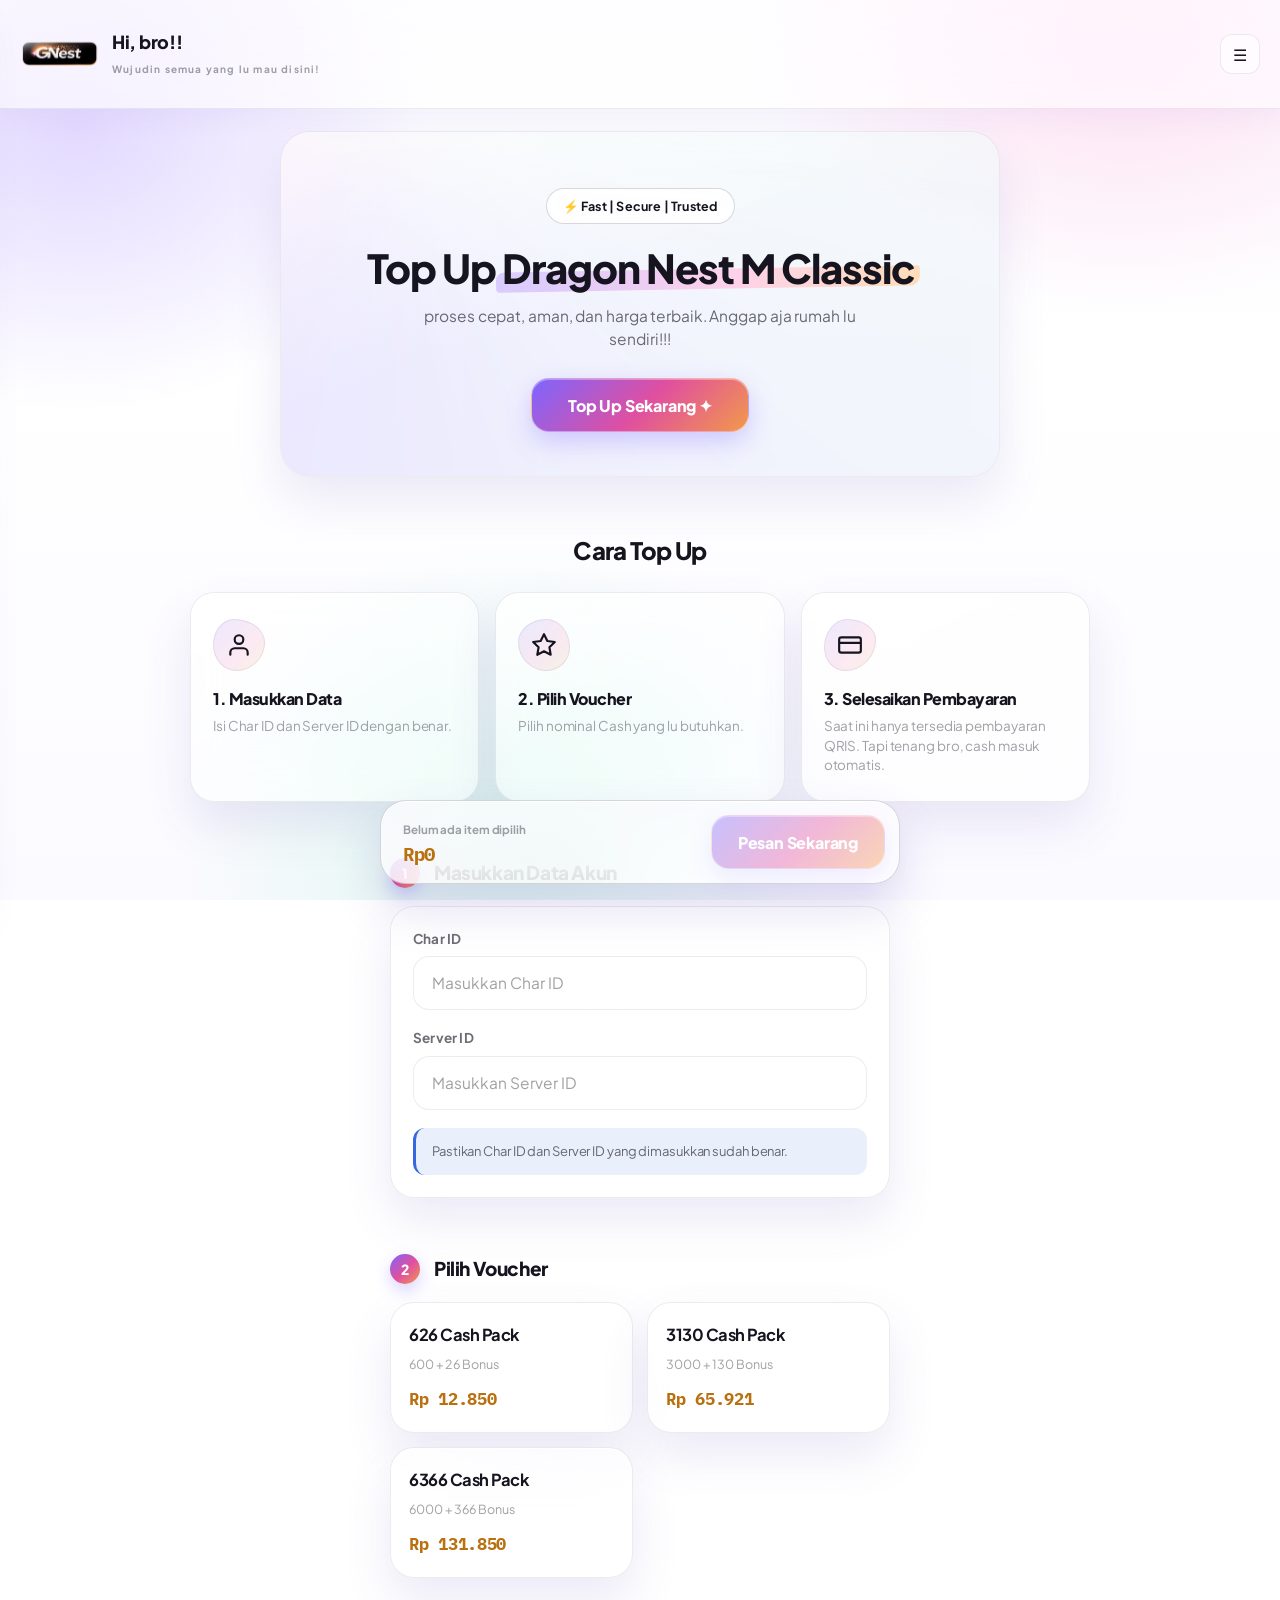
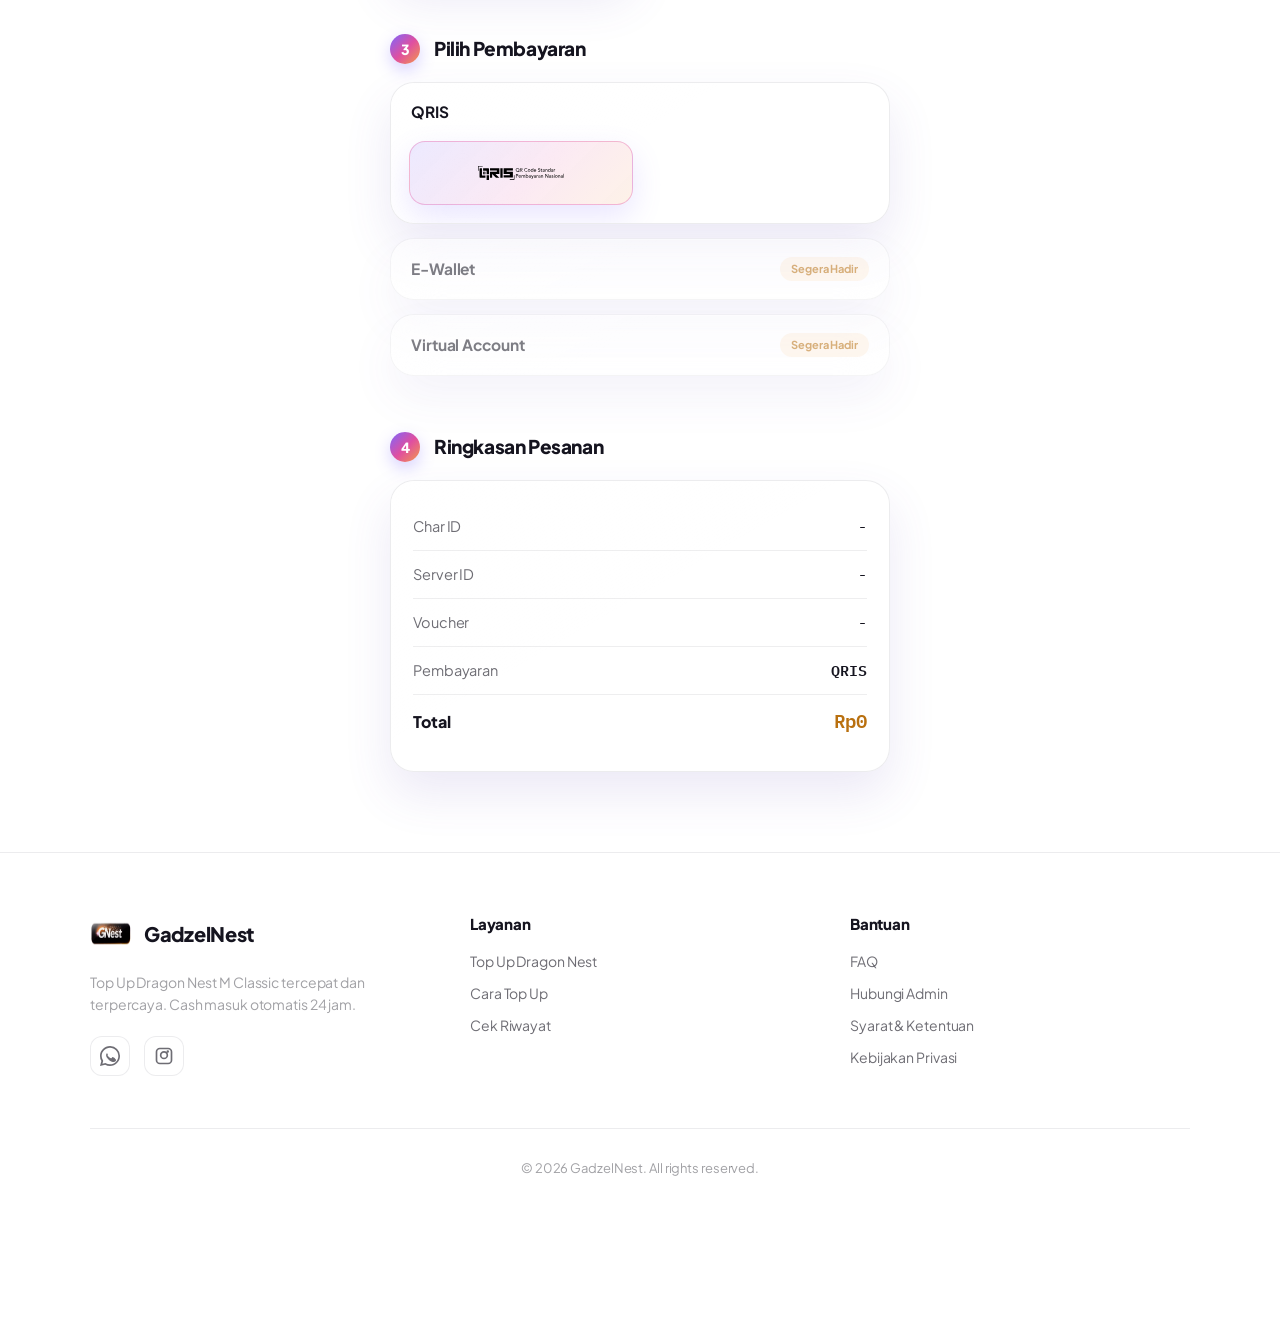
<file: index.html>
<!DOCTYPE html>
<html lang="id">
    <head>
        <meta charset="UTF-8">
        <meta name="viewport" content="width=device-width, initial-scale=1.0, viewport-fit=cover">
        <meta name="theme-color" content="#f6f5fb">
        <meta name="apple-mobile-web-app-capable" content="yes">
        <meta name="apple-mobile-web-app-status-bar-style" content="default">
        <title>GadzelNest — Top Up Dragon Nest M Classic</title>
        <link rel="apple-touch-icon" href="assets/images/gnest.gif">
        <link rel="icon" href="assets/images/gnest.gif">
        <link rel="stylesheet" href="assets/css/style.css">
        <link rel="preconnect" href="https://fonts.googleapis.com">
        <link rel="preconnect" href="https://fonts.gstatic.com" crossorigin>
        
        <link href="https://fonts.googleapis.com/css2?family=Plus+Jakarta+Sans:wght@400;500;600;700;800&family=IBM+Plex+Mono:wght@500;600;700&display=swap" rel="stylesheet">
    </head>
    
    <body>
        <div class="bg-mesh"></div>
        <!-- NAVBAR -->
        <nav class="navbar">
            <div class="logo">
                <img src="assets/images/gnest.gif" alt="GadzelNest Logo">
                <div class="logo-text">
                    <h2>Hi, bro!!</h2>
                    <span>Wujudin semua yang lu mau disini!</span>
                </div>
            </div>
            <button class="menu-btn" id="menuBtn"> ☰ </button>
        </nav>
        
        <!-- Overlay -->
        <div class="menu-overlay" id="menuOverlay"></div>
        
        <!-- Burger Menu -->
        <aside class="side-menu" id="sideMenu">
            <div class="menu-header">
                <img src="assets/images/gnest.gif" alt="logo">       
                <div>
                    <h3>GNest</h3>
                    <span>Fast • Secure • Trusted</span>
                </div>
            </div>
            <nav>
                <a href="#">
                    <svg viewBox="0 0 24 24" fill="none">
                        <path d="M3 10L12 3L21 10V20H3V10Z"
                        stroke="currentColor"
                        stroke-width="2"
                        stroke-linejoin="round"/>
                    </svg>
        
                    Beranda
                </a>
        
                <a href="#cara">
                    <svg viewBox="0 0 24 24" fill="none">
                        <path d="M8 12L11 15L16 9"
                        stroke="currentColor"
                        stroke-width="2"
                        stroke-linecap="round"/>
                        <circle cx="12" cy="12" r="9"
                        stroke="currentColor"
                        stroke-width="2"/>
                    </svg>
        
                    Cara Top Up
                </a>
        
                <a href="#">
                    <svg viewBox="0 0 24 24" fill="none">
                        <path d="M4 6H20V18H4V6Z"
                        stroke="currentColor"
                        stroke-width="2"/>
                        <path d="M8 10H16"
                        stroke="currentColor"
                        stroke-width="2"/>
                    </svg>
        
                    Riwayat Pesanan
                </a>
        
                <a href="#">
                    <svg viewBox="0 0 24 24" fill="none">
                        <circle cx="12" cy="12" r="9"
                        stroke="currentColor"
                        stroke-width="2"/>
                        <path d="M12 8V13"
                        stroke="currentColor"
                        stroke-width="2"/>
                        <circle cx="12" cy="17" r="1"
                        fill="currentColor"/>
                    </svg>
        
                    FAQ
                </a>
        
                <a href="#">
                    <svg viewBox="0 0 24 24" fill="none">
                        <path d="M4 5H20V15H6L4 17V5Z"
                        stroke="currentColor"
                        stroke-width="2"/>
                    </svg>
        
                    Hubungi Admin
                </a>
        
                <a href="#">
                    <svg viewBox="0 0 24 24" fill="none">
                        <path d="M12 3L14.5 8.5L20 9.3L16 13.3L17 19L12 16L7 19L8 13.3L4 9.3L9.5 8.5L12 3Z"
                        stroke="currentColor"
                        stroke-width="2"/>
                    </svg>
        
                    Tentang GNest
                </a>
        
            </nav>
        
        </aside>
                
        <!-- HERO -->
        <section class="hero">
            <span class="badge">
                ⚡ Fast | Secure | Trusted
            </span>
        
            <h1>
                Top Up <span class="highlight">Dragon Nest M Classic</span>
            </h1>
        
            <p>
                proses cepat, aman, dan harga terbaik. Anggap aja rumah lu sendiri!!!
            </p>
        
            <button
                class="hero-btn"
                onclick="scrollToTopup()">
                Top Up Sekarang ✦
            </button>
        
        </section>
        
        <!-- STEPS -->
        <section class="steps-section" id="cara">
            <h2>Cara Top Up</h2>
            <div class="steps-grid">
                <!-- 1. Masukkan Data -->
                <div class="step-card">
                    <div class="step-icon">
                        <svg viewBox="0 0 24 24" fill="none">
                            <path d="M20 21V19C20 16.7909 18.2091 15 16 15H8C5.79086 15 4 16.7909 4 19V21" stroke="currentColor" stroke-width="2" stroke-linecap="round"/>
                            <circle cx="12" cy="7" r="4" stroke="currentColor" stroke-width="2"/>
                        </svg>
                    </div>
                    <h3>1. Masukkan Data</h3>
                    <p>Isi Char ID dan Server ID dengan benar.</p>
                </div>
        
                <!-- 2. Pilih Voucher -->
                <div class="step-card">
                    <div class="step-icon">
                        <svg viewBox="0 0 24 24" fill="none">
                            <path d="M12 2L15.09 8.26L22 9.27L17 14.14L18.18 21.02L12 17.77L5.82 21.02L7 14.14L2 9.27L8.91 8.26L12 2Z" stroke="currentColor" stroke-width="2" stroke-linejoin="round"/>
                        </svg>
                    </div>
                    <h3>2. Pilih Voucher</h3>
                    <p>Pilih nominal Cash yang lu butuhkan.</p>
                </div>
        
                <!-- 3. Selesaikan Pembayaran -->
                <div class="step-card">
                    <div class="step-icon">
                        <svg viewBox="0 0 24 24" fill="none">
                            <rect x="2" y="5" width="20" height="14" rx="2" stroke="currentColor" stroke-width="2"/>
                            <path d="M2 10H22" stroke="currentColor" stroke-width="2"/>
                        </svg>
                    </div>
                    <h3>3. Selesaikan Pembayaran</h3>
                    <p>Saat ini hanya tersedia pembayaran QRIS. Tapi tenang bro, cash masuk otomatis.</p>
                </div>
            </div>
        </section>
        
        <!-- ACCOUNT -->
        <section class="account-section">
            <div class="section-title">
                <div class="step-number">1</div>
                <h2>Masukkan Data Akun</h2>
            </div>
        
            <div class="account-card">
                <div class="input-group">
                    <label>Char ID</label>
                    <input id="charId" type="text" placeholder="Masukkan Char ID">
                </div>
        
                <div class="input-group">
                    <label>Server ID</label>
                    <input id="serverId" type="text" placeholder="Masukkan Server ID">
                </div>
        
                <div class="info-box">
                    Pastikan Char ID dan Server ID yang dimasukkan sudah benar.
                </div>
        
            </div>
        
        </section>
        
        <!-- VOUCHER -->
        <section class="voucher-section">
            <div class="section-title">
        
                <div class="step-number">2</div>
        
                <h2>Pilih Voucher</h2>
        
            </div>
        
            <div class="voucher-grid" id="voucherGrid"></div>
        
        </section>
        
        <!-- PAYMENT -->
        <section class="payment-section">

            <div class="section-title">
                <div class="step-number">3</div>
                <h2>Pilih Pembayaran</h2>
            </div>
        
            <!-- QRIS -->
            <div class="payment-group active">
        
                <div class="payment-header">
                    <span>QRIS</span>
                </div>
        
                <div class="payment-grid">
                    <div class="payment-card active">
                        <img src="assets/images/qris.svg" alt="QRIS">
                    </div>
                </div>
        
            </div>
        
            <!-- Soon -->
            <div class="payment-group disabled">
        
                <div class="payment-header">
                    <span>E-Wallet</span>
                    <small>Segera Hadir</small>
                </div>
        
            </div>
        
            <div class="payment-group disabled">
        
                <div class="payment-header">
                    <span>Virtual Account</span>
                    <small>Segera Hadir</small>
                </div>
        
            </div>
        
        </section>
        
        <!-- ORDER SUMMARY -->
        <section class="summary-section">
        
            <div class="section-title">
        
                <div class="step-number">4</div>
        
                <h2>Ringkasan Pesanan</h2>
        
            </div>
        
            <div class="summary-card">
        
                <div class="summary-row">
                    <span>Char ID</span>
                    <strong id="summary-char">-</strong>
                </div>
        
                <div class="summary-row">
                    <span>Server ID</span>
                    <strong id="summary-server">-</strong>
                </div>
        
                <div class="summary-row">
                    <span>Voucher</span>
                    <strong id="summary-voucher">-</strong>
                </div>
                
                <div class="summary-row">
                    <span>Pembayaran</span>
                    <strong id="summary-payment">-</strong>
                </div>
        
                <div class="summary-row total">
                    <span>Total</span>
                    <strong id="summary-total">Rp0</strong>
                </div>
        
            </div>
        
        </section>
        
        <!-- CHECKOUT -->
        <div class="checkout-bar">

            <div>
                <small id="checkout-name">Belum ada item dipilih</small>
                <h3 id="checkout-price">Rp0</h3>
            </div>
        
            <button id="checkoutBtn" disabled>
            Pesan Sekarang
            </button>
        
        </div>
        
        <!-- ORDER -->
        <div class="modal" id="orderModal">

            <div class="modal-content">
        
                <h2>Konfirmasi Pesanan</h2>
        
                <div class="modal-row">
                    <span>Char ID</span>
                    <strong id="modal-char"></strong>
                </div>
        
                <div class="modal-row">
                    <span>Server ID</span>
                    <strong id="modal-server"></strong>
                </div>
        
                <div class="modal-row">
                    <span>Voucher</span>
                    <strong id="modal-voucher"></strong>
                </div>
        
                <div class="modal-row">
                    <span>Pembayaran</span>
                    <strong id="modal-payment"></strong>
                </div>
        
                <div class="modal-row total">
                    <span>Total</span>
                    <strong id="modal-total"></strong>
                </div>
        
                <div class="modal-buttons">
        
                    <button id="closeModal">
                        Batal
                    </button>
        
                    <button id="continueBtn">
                        Lanjut Bayar
                    </button>
        
                </div>
        
            </div>
        
        </div>
        
        <div id="toast" class="toast">
            <span id="toast-message"></span>
        </div>
        
        <!-- FOOTER -->
        <footer class="footer">
            <div class="footer-container">
                
                <!-- Kolom 1: Brand -->
                <div class="footer-col">
                    <div class="footer-logo">
                        <img src="assets/images/gnest.gif" alt="GadzelNest">
                        <h3>GadzelNest</h3>
                    </div>
                    <p>Top Up Dragon Nest M Classic tercepat dan terpercaya. Cash masuk otomatis 24 jam.</p>
                    <div class="footer-social">
                        <a href="#" aria-label="WhatsApp">
                            <svg viewBox="0 0 24 24" fill="currentColor"><path d="M20.52 3.45A11.9 11.9 0 0 0 12 0C5.37 0 0 5.37 0 12a11.9 11.9 0 0 0 1.62 6L0 24l6.18-1.6A11.9 11.9 0 0 0 12 24c6.63 0 12-5.37 12-12a11.9 11.9 0 0 0-3.48-8.55ZM12 22a9.9 9.9 0 0 1-5.05-1.39l-.36-.22-3.66.96.97-3.57-.24-.37A9.9 9.9 0 0 1 2 12c0-5.52 4.48-10 10-10s10 4.48 10 10-4.48 10-10 10Z"/><path d="M17.5 14.3c-.3-.15-1.8-.9-2.08-1s-.48-.15-.68.15-.8 1-.98 1.2-.35.17-.65.05a8.2 8.2 0 0 1-2.4-1.5 8.9 8.9 0 0 1-1.65-2.05c-.18-.3 0-.46.13-.6a.8.8 0 0 0 .2-.5.5.5 0 0 0-.1-.4c-.1-.3-.68-.8-.93-1.05s-.5-.2-.7-.2H9.1c-.2 0-.5.07-.77.35-.26.3-1.02 1-1.02 2.4s1.04 2.8 1.18 3c.15.2 2.05 3.15 4.96 4.4.7.3 1.25.5 1.68.6.7.2 1.35.2 1.85.1.56-.1 1.8-.75 2.05-1.48s.25-1.35.18-1.48c-.07-.15-.27-.25-.57-.4Z"/></svg>
                        </a>
                        <a href="#" aria-label="Instagram">
                            <svg viewBox="0 0 24 24" fill="currentColor"><path d="M7 2h10a5 5 0 0 1 5 5v10a5 5 0 0 1-5 5H7a5 5 0 0 1-5-5V7a5 5 0 0 1 5-5Zm0 2a3 3 0 0 0-3 3v10a3 3 0 0 0 3 3h10a3 3 0 0 0 3-3V7a3 3 0 0 0-3-3H7Zm5 2a5 5 0 1 1 0 10 5 5 0 0 1 0-10Zm0 2a3 3 0 1 0 0 6 3 3 0 0 0 0-6Zm4.5-3a1.5 1.5 0 1 1 0 3 1.5 1.5 0 0 1 0-3Z"/></svg>
                        </a>
                    </div>
                </div>
        
                <!-- Kolom 2: Layanan -->
                <div class="footer-col">
                    <h4>Layanan</h4>
                    <a href="#">Top Up Dragon Nest</a>
                    <a href="#">Cara Top Up</a>
                    <a href="#">Cek Riwayat</a>
                </div>
        
                <!-- Kolom 3: Bantuan -->
                <div class="footer-col">
                    <h4>Bantuan</h4>
                    <a href="#">FAQ</a>
                    <a href="#">Hubungi Admin</a>
                    <a href="#">Syarat & Ketentuan</a>
                    <a href="#">Kebijakan Privasi</a>
                </div>
        
            </div>
        
            <div class="footer-bottom">
                <p>© 2026 GadzelNest. All rights reserved.</p>
            </div>
        </footer>
        
        <script src="assets/js/toast.js"></script>
        <script src="assets/js/validation.js"></script>
        <script src="assets/js/voucher.js"></script>
        <script src="assets/js/utils.js"></script>
        <script src="assets/js/script.js"></script>
        <script src="assets/js/products.js"></script>
    
    </body>
</html>
</file>
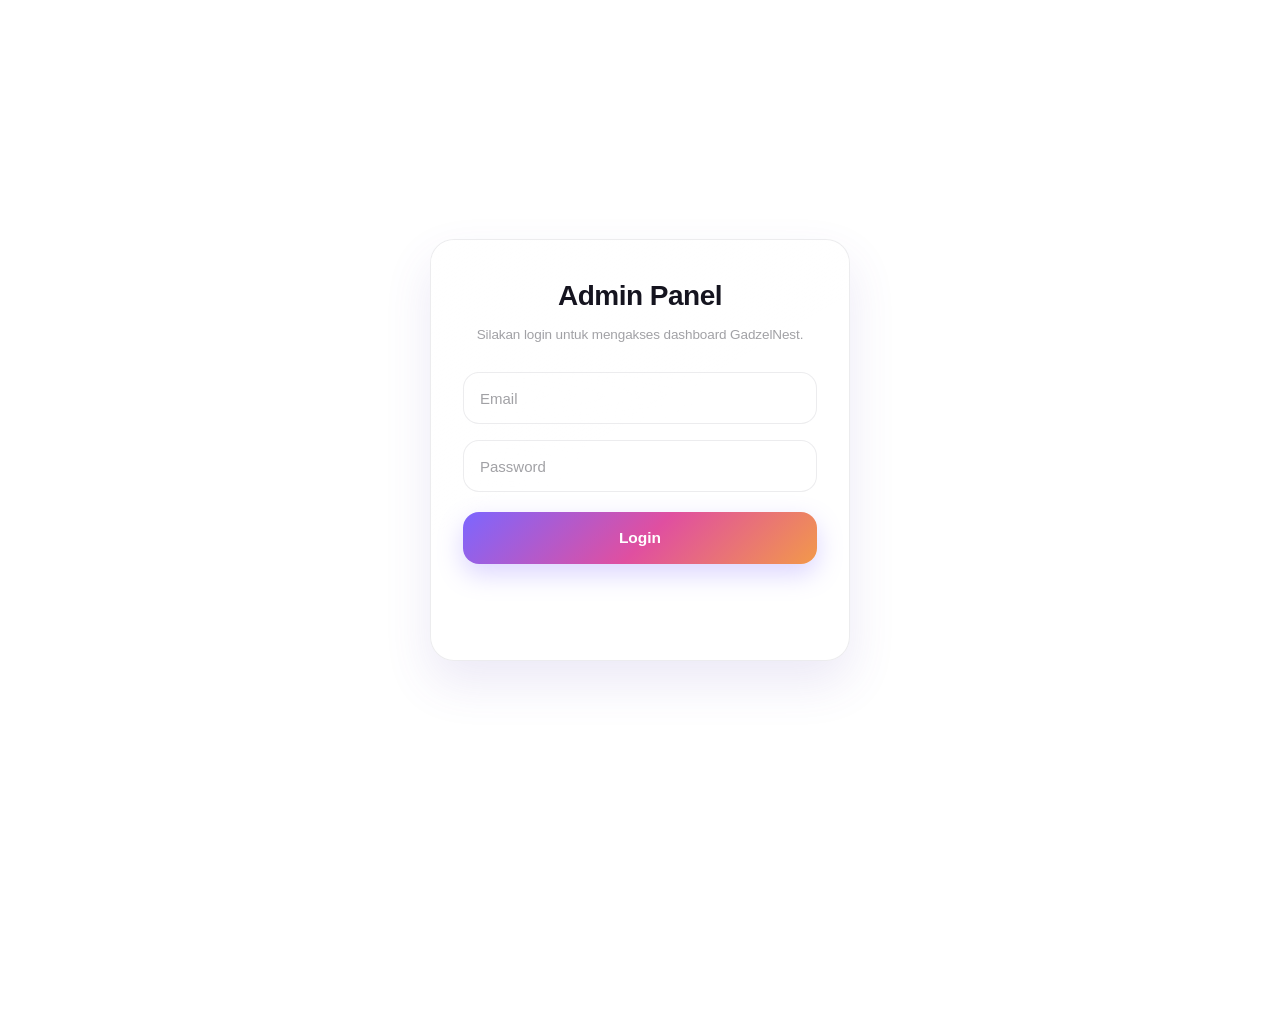
<file: admin/admin.html>
<!DOCTYPE html>
<html lang="id">
<head>
    <meta charset="UTF-8">
    <meta name="viewport" content="width=device-width, initial-scale=1.0">
    <title>Admin - GadzelNest</title>
    <link rel="stylesheet" href="../assets/css/style.css">
</head>

<body>

<section class="admin-page">

    <div class="admin-header">
    
        <div>
            <h1>Dashboard Admin</h1>
            <p>GadzelNest Order Monitoring</p>
        </div>
    
        <button id="logoutBtn" class="logout-btn">
            Logout
        </button>
    
    </div>
    
    <div class="stats-grid">
    
        <div class="stat-card">
            <span>Total Order</span>
            <h2 id="totalOrder">0</h2>
        </div>
    
        <div class="stat-card pending-card">
            <span>Pending</span>
            <h2 id="pendingOrder">0</h2>
        </div>
    
        <div class="stat-card paid-card">
            <span>Paid</span>
            <h2 id="paidOrder">0</h2>
        </div>
    
        <div class="stat-card expired-card">
            <span>Expired</span>
            <h2 id="expiredOrder">0</h2>
        </div>
    
    </div>
    
    <div class="admin-tools">
    
        <input
            id="search"
            type="text"
            placeholder="Cari Order ID..."
        >
    
    </div>
    
    <div id="orderList"></div>

</section>

<script src="../assets/js/admin.js"></script>

</body>
</html>
</file>
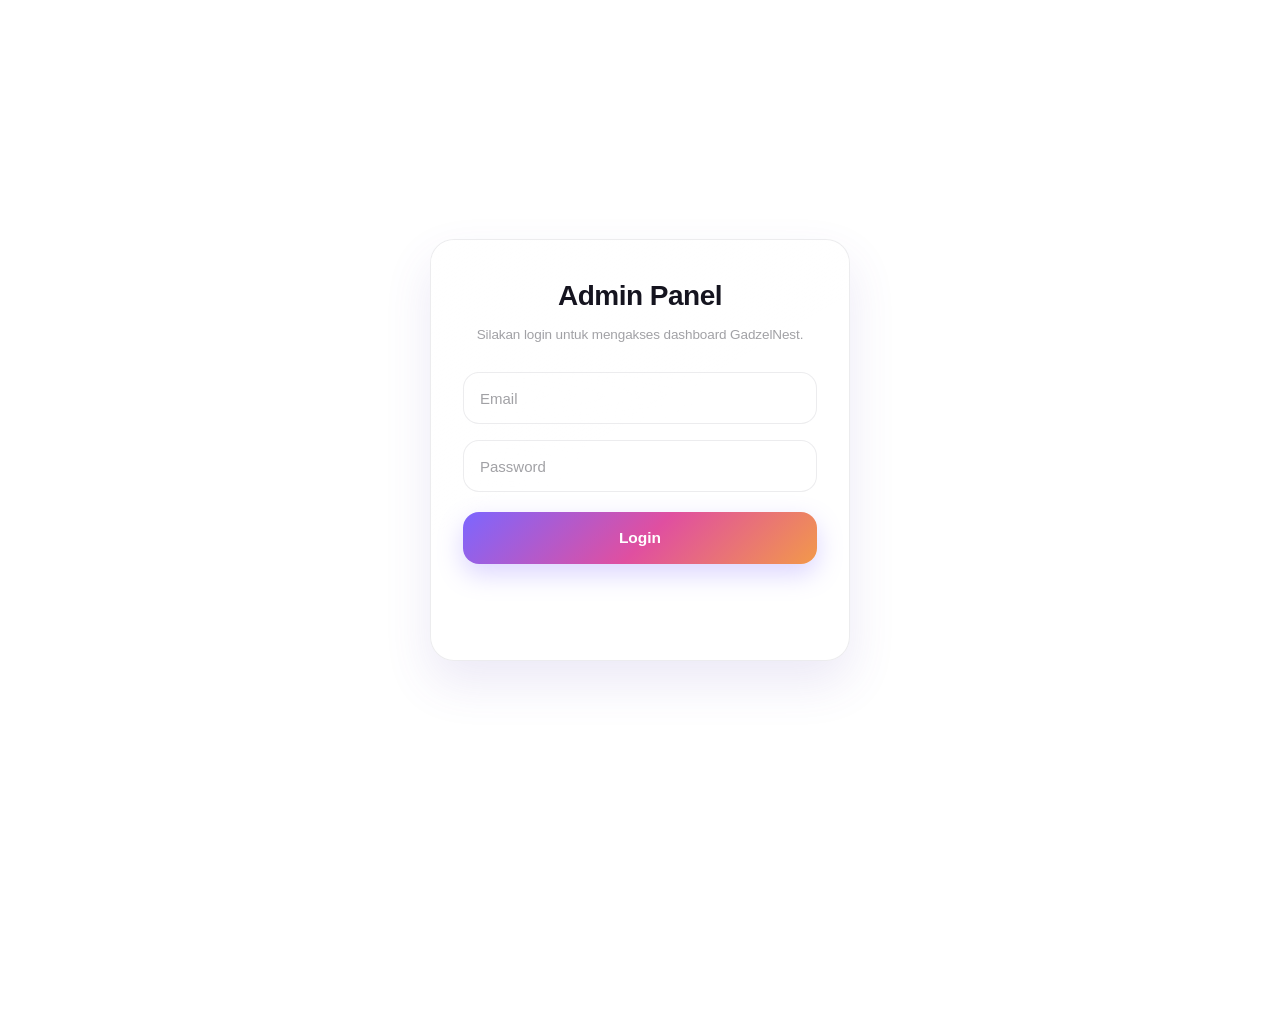
<file: admin/login.html>
<!DOCTYPE html>
<html lang="id">
<head>
    <meta charset="UTF-8">
    <meta name="viewport" content="width=device-width, initial-scale=1.0">
    <title>Admin Login</title>

    <link rel="stylesheet" href="../assets/css/style.css">
</head>

<body>

<section class="login-page">

    <div class="glass-card login-card">

        <h1>Admin Panel</h1>
        <p>Silakan login untuk mengakses dashboard GadzelNest.</p>

        <form id="loginForm">

            <input
                type="email"
                id="email"
                placeholder="Email"
                required
            >

            <input
                type="password"
                id="password"
                placeholder="Password"
                required
            >

            <button
                type="submit"
                class="login-btn"
            >
                Login
            </button>

        </form>

        <p id="msg"></p>

    </div>

</section>

<script src="../assets/js/login.js"></script>

</body>
</html>
</file>
<file: assets/css/style.css>
/* ==========================================================
   GadzelNest — iOS Glass / "Opal Dragon Egg" design system
   (light, pearlescent gradient theme)
========================================================== */

*{
    margin:0;
    padding:0;
    box-sizing:border-box;
    font-family:var(--font-display);
    -webkit-tap-highlight-color:transparent;
}

:root{
    /* ---- palette: "opal dragon egg" (pearlescent light) ---- */
    --bg-0:#f6f5fb;
    --bg-1:#ffffff;
    --pearl-violet:#cdbdff;
    --pearl-mint:#bdf1dd;
    --pearl-peach:#ffd9ad;
    --pearl-pink:#ffcbe8;

    --accent-gradient:linear-gradient(135deg,#7c66ff 0%,#e04fa0 52%,#f2994a 100%);
    --accent-gradient-soft:linear-gradient(135deg,rgba(124,102,255,.14),rgba(224,79,160,.12) 55%,rgba(242,153,74,.13));

    /* ---- glass material (white-on-white, iOS light) ---- */
    --glass:rgba(255,255,255,.58);
    --glass-hover:rgba(255,255,255,.78);
    --glass-active:rgba(255,255,255,.92);
    --glass-border:rgba(20,18,40,.08);
    --glass-border-strong:rgba(20,18,40,.16);

    --glass-shadow:
        0 22px 48px rgba(96,72,180,.12),
        inset 0 1px rgba(255,255,255,.9);

    --blur:24px;
    --blur-strong:36px;

    /* ---- type ---- */
    --font-display:"Plus Jakarta Sans",-apple-system,BlinkMacSystemFont,"SF Pro Display",sans-serif;
    --font-mono:"IBM Plex Mono",ui-monospace,"SF Mono",monospace;

    /* ---- text (dark-on-light) ---- */
    --text:#15141f;
    --text2:rgba(21,20,31,.62);
    --text3:rgba(21,20,31,.40);

    /* ---- functional colors, tuned for contrast on white ---- */
    --gold:#b9700f;
    --gold-soft:rgba(242,153,74,.16);
    --blue:#3568e0;
    --blue-soft:rgba(53,104,224,.10);
    --green:#158a55;
    --green-soft:rgba(21,138,85,.12);
    --red:#d1435a;
    --red-soft:rgba(209,67,90,.12);

    /* ---- radii ---- */
    --r-xl:30px;
    --r-lg:24px;
    --r-md:16px;
    --r-sm:12px;

    /* ---- motion ---- */
    --spring:cubic-bezier(.34,1.56,.64,1);
    --ease:cubic-bezier(.22,1,.36,1);
}

html{
    -webkit-font-smoothing:antialiased;
    scroll-behavior:smooth;
}

body{
    min-height:100vh;
    background:var(--bg-1);
    color:var(--text);
    padding-bottom:calc(120px + env(safe-area-inset-bottom));
    position:relative;
    overflow-x:hidden;
    line-height:1.45;
    letter-spacing:-.1px;
}

/* Ambient pearl mesh — fixed, sits behind everything */
.bg-mesh{
    position:fixed;
    inset:0;
    z-index:-3;
    background:
        radial-gradient(620px 460px at 88% 4%, rgba(255,203,232,.55), transparent 60%),
        radial-gradient(560px 460px at 6% 14%, rgba(205,189,255,.55), transparent 62%),
        radial-gradient(560px 480px at 40% 92%, rgba(189,241,221,.5), transparent 60%),
        linear-gradient(180deg,#fbfaff 0%,#ffffff 40%,#fbfaff 100%);
}

a{color:inherit;text-decoration:none;}

h1,h2,h3{font-weight:800;letter-spacing:-.5px;color:var(--text);}

button{
    font-family:inherit;
    border:none;
    cursor:pointer;
    color:inherit;
}

/* ==========================
   GLASS MATERIAL (shared)
========================== */
.account-card,
.summary-card,
.payment-group,
.payment-card,
.voucher-card,
.step-card,
.modal-content,
.invoice-card,
.payment-box,
.login-card,
.order-card,
.stat-card{
    background:var(--glass);
    backdrop-filter:blur(var(--blur)) saturate(160%);
    -webkit-backdrop-filter:blur(var(--blur)) saturate(160%);
    border:1px solid var(--glass-border);
    border-radius:var(--r-lg);
    box-shadow:var(--glass-shadow);
    position:relative;
    overflow:hidden;
    isolation:isolate;
}

.account-card::before,
.summary-card::before,
.payment-group::before,
.voucher-card::before,
.step-card::before,
.modal-content::before,
.invoice-card::before,
.payment-box::before,
.login-card::before,
.order-card::before,
.stat-card::before{
    content:"";
    position:absolute;
    inset:0;
    z-index:-1;
    background:linear-gradient(150deg,rgba(255,255,255,.65),transparent 45%);
    pointer-events:none;
}

/* ==========================
   NAVBAR — iOS large-title bar
========================== */
.navbar{
    height:auto;
    min-height:76px;
    display:flex;
    justify-content:space-between;
    align-items:center;
    padding:calc(14px + env(safe-area-inset-top)) 20px 14px;
    position:sticky;
    top:0;
    background:rgba(255,255,255,.62);
    backdrop-filter:blur(var(--blur-strong)) saturate(160%);
    -webkit-backdrop-filter:blur(var(--blur-strong)) saturate(160%);
    border-bottom:1px solid var(--glass-border);
    box-shadow:0 8px 26px rgba(96,72,180,.06);
    z-index:100;
}

.logo{
    display:flex;
    align-items:center;
    gap:12px;
}

.logo img{
    width:80px;
    height:80px;
    object-fit:contain;
    /*border-radius:12px;
    background:var(--glass-active);
    padding:4px;
    border:1px solid var(--glass-border);*/
}

.logo-text h2{
    font-size:18px;
    margin:0;
    color:var(--text);
    letter-spacing:-.3px;
}

.logo-text span{
    font-size:10px;
    color:var(--text3);
    letter-spacing:1.2px;
    font-weight:700;
}

.menu-btn{
    width:40px;
    height:40px;
    border-radius:var(--r-sm);
    background:var(--glass);
    border:1px solid var(--glass-border);
    color:var(--text);
    font-size:16px;
    display:flex;
    align-items:center;
    justify-content:center;
    transition:background .2s var(--ease),transform .15s var(--spring);
}

.menu-btn:active{transform:scale(.92);background:var(--glass-hover);}

.side-menu{
    position:fixed;
    top:0;
    left:-320px;
    width:290px;
    height:100vh;
    background: var(--glass); 
    backdrop-filter: blur(var(--blur-strong)) saturate(160%);
    -webkit-backdrop-filter: blur(var(--blur-strong)) saturate(160%);
    transition:.35s var(--ease);
    z-index:1200;
    padding:25px;
    border-right:1px solid var(--glass-border); 
    box-shadow: var(--glass-shadow);
}

.side-menu.active{
    left:0;
}

.menu-overlay{
    position:fixed;
    inset:0;
    background:rgba(20,18,40,.25); 
    backdrop-filter: blur(8px);
    opacity:0;
    visibility:hidden;
    transition:.3s;
    z-index:1100;
}

.menu-overlay.active{
    opacity:1;
    visibility:visible;
}

.menu-header{
    display:flex;
    align-items:center;
    gap:15px;
    margin-bottom:35px;
    border-bottom:1px solid var(--glass-border);
    padding-bottom:20px;
}

.menu-header img{
    width:55px;
    height:55px;
}

.menu-header h3{
    font-size:22px;
    color: var(--text); 
}

.menu-header span{
    color: var(--text3); 
    font-size:13px;
}

.side-menu nav{
    display:flex;
    flex-direction:column;
    gap:6px;
}

.side-menu nav a{
    display:flex;
    align-items:center;
    gap:14px;
    color: var(--text); 
    text-decoration:none;
    padding:14px 16px;
    border-radius:14px;
    transition:.25s var(--ease);
    font-weight:600;
}

.side-menu nav a:hover{
    background: var(--glass-hover); 
    color: var(--text);
}

.side-menu nav a.active{
    background: var(--accent-gradient-soft); 
    border: 1px solid rgba(224,79,160,.25);
}

.side-menu svg{
    width:22px;
    height:22px;
    color: var(--text2);
}

/* ==========================
   HERO — featured glass card
========================== */
.hero{
    min-height:auto;
    margin:22px auto 0;
    width:min(94%,720px);
    padding:56px 28px 44px;
    display:flex;
    flex-direction:column;
    justify-content:center;
    align-items:center;
    text-align:center;
    position:relative;
    overflow:hidden;
    border-radius:var(--r-xl);
    background:var(--glass);
    border:1px solid var(--glass-border);
    backdrop-filter:blur(var(--blur)) saturate(160%);
    -webkit-backdrop-filter:blur(var(--blur)) saturate(160%);
    box-shadow:var(--glass-shadow);
    isolation:isolate;
}

/* opal sheen sweep — the signature element */
.hero::before{
    content:"";
    position:absolute;
    inset:-40%;
    background:conic-gradient(
        from 200deg at 30% 20%,
        rgba(124,102,255,.28),
        rgba(224,79,160,.22) 25%,
        rgba(242,153,74,.20) 45%,
        rgba(189,241,221,.24) 65%,
        rgba(124,102,255,.28) 100%
    );
    filter:blur(60px);
    opacity:.55;
    z-index:-1;
    animation:opalDrift 16s linear infinite;
}

.hero::after{
    content:"";
    position:absolute;
    inset:0;
    background:linear-gradient(160deg,rgba(255,255,255,.7),transparent 46%);
    pointer-events:none;
    z-index:-1;
}

@keyframes opalDrift{
    from{transform:rotate(0deg);}
    to{transform:rotate(360deg);}
}

.hero h1{
    font-size:40px;
    line-height:1.18;
    font-weight:800;
    max-width:580px;
    margin-bottom:14px;
    letter-spacing:-1px;
    color:var(--text);
}

.hero h1 .highlight{
    position:relative;
    white-space:nowrap;
    display:inline-block;
}

.hero h1 .highlight::before{
    content:"";
    position:absolute;
    left:-6px;
    right:-6px;
    bottom:2px;
    height:.5em;
    background:linear-gradient(100deg,var(--pearl-violet),var(--pearl-pink) 55%,var(--pearl-peach));
    border-radius:8px 3px 10px 4px;
    transform:rotate(-1deg);
    z-index:-1;
    opacity:.85;
}

@media(max-width:768px){
    .hero{padding:46px 20px 36px;}
    .hero h1{font-size:29px;}
}

.hero p{
    color:var(--text2);
    margin-bottom:28px;
    font-size:15.5px;
    max-width:440px;
}

.hero-btn{
    padding:16px 36px;
    cursor:pointer;
}

.hero-btn:disabled{
    opacity:.45;
    cursor:not-allowed;
}

.badge{
    display:inline-flex;
    align-items:center;
    gap:6px;
    padding:8px 16px;
    border-radius:999px;
    background:var(--glass-active);
    border:1px solid var(--glass-border-strong);
    color:var(--text);
    font-size:12.5px;
    font-weight:700;
    letter-spacing:.2px;
    margin-bottom:20px;
    backdrop-filter:blur(12px);
}

/* ==========================
   SECTION TITLES / STEP NUMBERS
========================== */
.section-title{
    display:flex;
    align-items:center;
    margin-bottom:18px;
    background:none;
    gap:14px;
}

.step-number{
    width:30px;
    height:30px;
    background:var(--accent-gradient);
    color:#fff;
    font-weight:800;
    display:flex;
    align-items:center;
    justify-content:center;
    font-size:14px;
    border-radius:50%;
    box-shadow:0 6px 16px rgba(124,102,255,.3);
    flex-shrink:0;
}

.section-title h2{
    margin-left:0;
    font-size:19px;
    font-weight:800;
    letter-spacing:-.4px;
}

/* ==========================
   ACCOUNT SECTION
========================== */
.account-section{
    width:90%;
    max-width:500px;
}

.account-card{
    padding:22px;
}

.input-group{
    margin-bottom:18px;
}

.input-group:last-of-type{margin-bottom:16px;}

.input-group label{
    display:block;
    margin-bottom:8px;
    font-size:13.5px;
    font-weight:700;
    color:var(--text2);
    letter-spacing:.2px;
}

.input-group input{
    height:54px;
    width:100%;
    padding:0 18px;
    border-radius:var(--r-md);
    background:rgba(255,255,255,.7);
    border:1px solid var(--glass-border);
    backdrop-filter:blur(20px);
    color:var(--text);
    font-size:15.5px;
    font-family:var(--font-mono);
    letter-spacing:.3px;
    transition:.25s var(--ease);
}

.input-group input::placeholder{
    font-family:var(--font-display);
    color:var(--text3);
    letter-spacing:0;
}

.input-group input:focus{
    background:#fff;
    border-color:rgba(53,104,224,.45);
    box-shadow:0 0 0 4px rgba(53,104,224,.12);
    outline:none;
}

.info-box{
    background:var(--blue-soft);
    border-left:3px solid var(--blue);
    padding:14px 16px;
    border-radius:var(--r-sm);
    color:var(--text2);
    font-size:13px;
}

/* ==========================
   VOUCHER
========================== */
.voucher-section{
    width:90%;
    max-width:500px;
}

.voucher-grid{
    display:grid;
    grid-template-columns:repeat(2,1fr);
    gap:14px;
}

.voucher-card{
    padding:20px 18px;
    cursor:pointer;
    transition:transform .22s var(--spring),box-shadow .22s var(--ease),border-color .22s var(--ease);
}

.voucher-card:hover{
    border-color:rgba(53,104,224,.35);
}

.voucher-card h3{
    font-size:16.5px;
    margin-bottom:8px;
    font-weight:700;
}

.voucher-card p{
    color:var(--text3);
    margin-bottom:14px;
    font-size:12.5px;
}

.voucher-card span{
    color:var(--gold);
    font-weight:700;
    font-size:16.5px;
    font-family:var(--font-mono);
    letter-spacing:-.3px;
}

.voucher-card.active{
    background:var(--accent-gradient-soft);
    border:1px solid rgba(224,79,160,.35);
    box-shadow:
        0 0 0 1px rgba(224,79,160,.18),
        0 16px 38px rgba(124,102,255,.18);
}

.voucher-card.active span{color:#a8500c;}

.voucher-card:active{
    transform:scale(.96);
}

/* ==========================
   PAYMENT
========================== */
.payment-section{
    width:90%;
    max-width:500px;
    margin:40px auto;
}

.payment-grid{
    display:grid;
    grid-template-columns:repeat(2,1fr);
    gap:14px;
    padding:0 18px 18px;
}

.payment-card{
    padding:16px;
    text-align:center;
    cursor:pointer;
    transition:transform .22s var(--spring),box-shadow .22s var(--ease),border-color .22s var(--ease);
    font-weight:600;
    display:flex;
    justify-content:center;
    align-items:center;
    height:64px;
    border-radius:var(--r-md);
    background:rgba(255,255,255,.6);
    border:1px solid var(--glass-border);
}

.payment-card:hover{
    border-color:rgba(53,104,224,.35);
}

.payment-card.active{
    background:var(--accent-gradient-soft);
    border:1px solid rgba(224,79,160,.35);
    box-shadow:0 12px 30px rgba(124,102,255,.16);
}

.payment-group{
    margin-bottom:14px;
    overflow:hidden;
    transition:border-color .25s var(--ease);
}

.payment-header{
    display:flex;
    justify-content:space-between;
    align-items:center;
    padding:18px 20px;
    font-weight:700;
    font-size:15.5px;
}

.payment-group.disabled{
    opacity:.55;
}

.payment-group.disabled .payment-header{
    cursor:not-allowed;
}

.payment-header small{
    padding:4px 11px;
    border-radius:20px;
    background:var(--gold-soft);
    color:var(--gold);
    font-size:11px;
    font-weight:700;
}

.payment-card img{
    max-width:86px;
    max-height:36px;
}

/* ==========================
   CHECKOUT BAR
========================== */
.checkout-bar{
    position:fixed;
    left:50%;
    bottom:calc(16px + env(safe-area-inset-bottom));
    transform:translateX(-50%);
    width:92%;
    max-width:520px;
    display:flex;
    justify-content:space-between;
    align-items:center;
    padding:14px 14px 14px 22px;
    border-radius:26px;
    background:rgba(255,255,255,.78);
    backdrop-filter:blur(var(--blur-strong)) saturate(160%);
    -webkit-backdrop-filter:blur(var(--blur-strong)) saturate(160%);
    border:1px solid var(--glass-border-strong);
    box-shadow:
        inset 0 1px rgba(255,255,255,.9),
        0 24px 48px rgba(96,72,180,.18);
    z-index:1000;
}

.checkout-bar small{
    color:var(--text3);
    font-size:11.5px;
    font-weight:700;
}

.checkout-bar h3{
    font-family:var(--font-mono);
    font-size:19px;
    color:var(--gold);
    font-weight:700;
    margin-top:2px;
}

.checkout-bar button{
    padding:14px 26px;
}

/* ==========================
   ORDER SUMMARY
========================== */
.summary-section{
    width:90%;
    max-width:500px;
}

.summary-card{
    padding:22px;
}

.summary-row{
    display:flex;
    justify-content:space-between;
    align-items:center;
    padding:13px 0;
    border-bottom:1px solid rgba(20,18,40,.07);
    font-size:14.5px;
}

.summary-row span{color:var(--text2);}
.summary-row strong{font-family:var(--font-mono);font-weight:600;}

.summary-row:last-child{
    border-bottom:none;
}

.total{
    font-size:19px;
    font-weight:bold;
    color:var(--gold);
}

.total span{color:var(--text);font-weight:800;font-size:16px;}

.checkout-bar button:disabled{
    opacity:.4;
    cursor:not-allowed;
}

/* ==========================
   MODAL
========================== */
.modal{
    position:fixed;
    inset:0;
    background:rgba(30,24,50,.28);
    backdrop-filter:blur(6px);
    display:none;
    justify-content:center;
    align-items:center;
    z-index:999;
    padding:20px;
}

.modal.active{
    display:flex;
    animation:fadeIn .25s var(--ease);
}

@keyframes fadeIn{from{opacity:0;}to{opacity:1;}}

.modal-content{
    width:100%;
    max-width:420px;
    padding:26px;
    background:rgba(255,255,255,.92);
    animation:modalPop .3s var(--spring);
}

@keyframes modalPop{
    from{opacity:0;transform:scale(.92) translateY(10px);}
    to{opacity:1;transform:scale(1) translateY(0);}
}

.modal-row{
    display:flex;
    justify-content:space-between;
    padding:12px 0;
    border-bottom:1px solid rgba(20,18,40,.07);
    font-size:14.5px;
}

.modal-row strong{font-family:var(--font-mono);}

.modal-buttons{
    display:flex;
    gap:12px;
    margin-top:22px;
}

.modal-buttons button{
    flex:1;
    padding:15px;
    border:none;
    border-radius:var(--r-md);
    cursor:pointer;
    font-weight:700;
}

#closeModal{
    background:rgba(20,18,40,.06);
    border:1px solid var(--glass-border);
    color:var(--text);
}

#closeModal:hover{background:rgba(20,18,40,.1);}

/* ==========================
   STEPS SECTION
========================== */
.steps-section{
    width:90%;
    max-width:900px;
    margin:56px auto 20px;
    text-align:center;
}

.steps-section h2{
    font-size:24px;
    letter-spacing:-.6px;
}

.steps-grid{
    display:grid;
    grid-template-columns:repeat(auto-fit,minmax(220px,1fr));
    gap:16px;
    margin-top:24px;
}

.step-card{
    padding:26px 22px;
    text-align:left;
    transition:transform .25s var(--ease),border-color .25s var(--ease);
}

.step-card:hover{
    border-color:rgba(53,104,224,.3);
    transform:translateY(-4px);
}

.step-card h3{font-size:16px;margin-bottom:6px;}
.step-card p{color:var(--text3);font-size:13.5px;}

.step-icon{
    width:52px;
    height:52px;
    display:flex;
    align-items:center;
    justify-content:center;
    font-size:24px;
    margin-bottom:16px;
    border-radius:40% 60% 55% 45%/50% 45% 55% 50%;
    background:var(--accent-gradient-soft);
    border:1px solid var(--glass-border);
}

.step-icon svg{
    width: 26px;
    height: 26px;
    color: var(--text); 
}

.step-card:nth-child(2) .step-icon{border-radius:55% 45% 45% 55%/45% 55% 45% 55%;}
.step-card:nth-child(3) .step-icon{border-radius:45% 55% 60% 40%/55% 40% 60% 45%;}

/* ==========================
   TOAST
========================== */
.toast{
    position:fixed;
    top:calc(16px + env(safe-area-inset-top));
    left:50%;
    transform:translateX(-50%) translateY(-40px);
    background:rgba(255,255,255,.92);
    backdrop-filter:blur(24px);
    color:var(--text);
    padding:13px 22px;
    border-radius:var(--r-md);
    border:1px solid var(--glass-border-strong);
    opacity:0;
    pointer-events:none;
    transition:.3s var(--ease);
    z-index:1000;
    font-size:14px;
    font-weight:700;
    box-shadow:0 12px 30px rgba(96,72,180,.18);
}

.toast.show{
    opacity:1;
    transform:translateX(-50%) translateY(0);
}

/* ==========================
   INVOICE
========================== */
.invoice-page{
    width:90%;
    max-width:500px;
    margin:50px auto;
}

.invoice-page h1{
    text-align:center;
    margin-bottom:26px;
    font-size:24px;
}

.invoice-card{
    padding:24px;
}

.invoice-card p{
    margin-top:16px;
    font-size:13.5px;
    color:var(--text2);
    text-align:center;
}

.invoice-card button{
    width:100%;
    margin-top:25px;
}

.payment-status{
    margin:20px 0;
    padding:14px;
    border-radius:var(--r-md);
    text-align:center;
    font-weight:700;
    font-size:14px;
    border:1px solid transparent;
}

.waiting{
    background:var(--gold-soft);
    color:var(--gold);
    border-color:rgba(242,153,74,.28);
}

#countdown{
    font-family:var(--font-mono);
    font-size:44px;
    text-align:center;
    color:var(--blue);
    margin:8px 0 26px;
    font-weight:700;
    letter-spacing:-1px;
}

#copyOrder{
    width:100%;
    padding:15px;
    margin-top:16px;
    border:1px solid var(--glass-border);
    border-radius:var(--r-md);
    background:var(--glass);
    color:var(--text);
    cursor:pointer;
    font-weight:700;
    transition:.2s var(--ease);
}

#copyOrder:hover{background:var(--glass-hover);}

.pending{color:var(--gold);font-weight:700;}
.paid{color:var(--green);font-weight:700;}
.expired{color:var(--red);font-weight:700;}

.payment-box{
    border-radius:var(--r-lg);
    padding:26px;
    margin:26px 0;
    text-align:center;
}

.payment-box h3{font-size:16px;margin-bottom:4px;}

.payment-box img{
    width:220px;
    max-width:100%;
    border-radius:var(--r-md);
    background:#fff;
    padding:12px;
    margin:20px 0;
    border:1px solid var(--glass-border);
}

.payment-box p{
    color:var(--text3);
    font-size:13px;
}

.success{
    background:var(--green-soft);
    color:var(--green);
    border-color:rgba(21,138,85,.25);
}

.expired-box{
    background:var(--red-soft);
    color:var(--red);
    border-color:rgba(209,67,90,.25);
}

/* ===========================
   ADMIN LOGIN
=========================== */
.login-page{
    min-height:100vh;
    display:flex;
    justify-content:center;
    align-items:center;
    padding:20px;
}

.login-card{
    width:100%;
    max-width:420px;
    padding:36px 32px;
    box-sizing:border-box;
}

.login-card h1{
    text-align:center;
    margin-bottom:8px;
    font-size:28px;
}

.login-card p{
    text-align:center;
    color:var(--text3);
    margin-bottom:28px;
    font-size:13.5px;
}

.login-card input{
    width:100%;
    height:52px;
    border:1px solid var(--glass-border);
    outline:none;
    border-radius:var(--r-md);
    background:rgba(255,255,255,.7);
    color:var(--text);
    padding:0 16px;
    box-sizing:border-box;
    margin-bottom:16px;
    font-size:15px;
    backdrop-filter:blur(20px);
    transition:.2s var(--ease);
}

.login-card input::placeholder{
    color:var(--text3);
}

.login-card input:focus{
    border-color:rgba(53,104,224,.45);
    box-shadow:0 0 0 4px rgba(53,104,224,.12);
}

.login-btn{
    width:100%;
    height:52px;
    border:none;
    border-radius:var(--r-md);
    background:var(--accent-gradient);
    color:#fff;
    font-size:15.5px;
    font-weight:800;
    cursor:pointer;
    transition:.2s var(--ease),transform .15s var(--spring);
    margin-top:4px;
    box-shadow:0 10px 26px rgba(124,102,255,.28);
}

.login-btn:hover{filter:brightness(1.06);}
.login-btn:active{transform:scale(.97);}

#msg{
    margin-top:16px;
    text-align:center;
    color:var(--red);
    font-size:13.5px;
    min-height:16px;
}

.login-card{
    animation: fadeUp .5s ease;
}

@keyframes fadeUp{

    from{
        opacity:0;
        transform:translateY(25px);
    }

    to{
        opacity:1;
        transform:translateY(0);
    }

}

/* ===========================
   ADMIN DASHBOARD
=========================== */
.admin-page{
    width:95%;
    max-width:1200px;
    margin:44px auto;
}

.admin-header{
    display:flex;
    justify-content:space-between;
    align-items:center;
    margin-bottom:28px;
    flex-wrap:wrap;
    gap:14px;
}

.admin-header h1{
    font-size:30px;
    letter-spacing:-.8px;
}

.admin-header p{
    color:var(--text3);
    font-size:13.5px;
    margin-top:4px;
}

.logout-btn{
    background:var(--red-soft);
    color:var(--red);
    border:1px solid rgba(209,67,90,.22);
    padding:12px 22px;
    border-radius:var(--r-md);
    cursor:pointer;
    font-weight:700;
    transition:.2s var(--ease);
}

.logout-btn:hover{background:rgba(209,67,90,.2);}

.stats-grid{
    display:grid;
    grid-template-columns:repeat(auto-fit,minmax(200px,1fr));
    gap:16px;
    margin-bottom:28px;
}

.stat-card{
    padding:22px;
}

.stat-card span{
    color:var(--text3);
    font-size:13px;
    font-weight:700;
    letter-spacing:.2px;
}

.stat-card h2{
    font-size:34px;
    margin-top:8px;
    font-family:var(--font-mono);
}

.pending-card h2{color:var(--gold);}
.paid-card h2{color:var(--green);}
.expired-card h2{color:var(--red);}

.admin-tools{
    margin-bottom:22px;
}

.admin-tools input{
    width:100%;
    padding:15px 18px;
    border:1px solid var(--glass-border);
    border-radius:var(--r-md);
    background:rgba(255,255,255,.7);
    color:var(--text);
    backdrop-filter:blur(20px);
    font-size:14.5px;
}

.admin-tools input:focus{
    outline:none;
    border-color:rgba(53,104,224,.4);
}

.order-card{
    padding:24px;
    margin-bottom:18px;
}

.order-top{
    display:flex;
    justify-content:space-between;
    align-items:center;
    margin-bottom:22px;
    flex-wrap:wrap;
    gap:10px;
}

.order-top h3{
    font-size:18px;
    font-family:var(--font-mono);
}

.order-top p{
    font-size:12px;
    color:var(--text3);
    margin-top:3px;
}

.status-badge{
    padding:7px 16px;
    border-radius:30px;
    font-size:12.5px;
    font-weight:700;
}

.status-badge.pending{
    background:var(--gold-soft);
    color:var(--gold);
}

.status-badge.paid{
    background:var(--green-soft);
    color:var(--green);
}

.status-badge.expired{
    background:var(--red-soft);
    color:var(--red);
}

.order-grid{
    display:grid;
    grid-template-columns:repeat(auto-fit,minmax(160px,1fr));
    gap:16px;
    margin-bottom:22px;
}

.order-grid small{
    display:block;
    color:var(--text3);
    margin-bottom:5px;
    font-size:12px;
}

.order-grid b{
    font-size:14.5px;
    font-family:var(--font-mono);
}

.order-actions{
    display:flex;
    gap:10px;
}

.order-actions button{
    flex:1;
    padding:13px;
    border:none;
    border-radius:var(--r-md);
    cursor:pointer;
    font-weight:700;
    transition:transform .15s var(--spring),filter .2s var(--ease);
}

.order-actions button:active{transform:scale(.96);}

.paid-btn{
    background:var(--green-soft);
    color:var(--green);
    border:1px solid rgba(21,138,85,.24);
}
.paid-btn:hover{background:rgba(21,138,85,.2);}

.expired-btn{
    background:var(--red-soft);
    color:var(--red);
    border:1px solid rgba(209,67,90,.22);
}
.expired-btn:hover{background:rgba(209,67,90,.2);}

/* ==========================
   PRIMARY BUTTONS (iOS pill)
========================== */
.hero-btn,
.checkout-bar button,
#continueBtn{
    border-radius:18px;
    height:54px;
    font-size:16px;
    background:var(--accent-gradient);
    color:#fff;
    border:1px solid rgba(255,255,255,.4);
    box-shadow:
        0 10px 26px rgba(124,102,255,.30),
        inset 0 1px rgba(255,255,255,.35);
    transition:transform .18s var(--spring),box-shadow .22s var(--ease),filter .2s var(--ease);
    font-weight:800;
    letter-spacing:-.2px;
}

.hero-btn:hover,
#continueBtn:hover,
.checkout-bar button:hover{
    filter:brightness(1.06);
    transform:translateY(-2px);
    box-shadow:
        0 16px 34px rgba(124,102,255,.38),
        inset 0 1px rgba(255,255,255,.35);
}

.payment-group:hover,
.voucher-card:hover,
.summary-card:hover,
.account-card:hover,
.step-card:hover{
    box-shadow:
        0 26px 54px rgba(96,72,180,.16),
        inset 0 1px rgba(255,255,255,.9);
}

button:active{
    transform:scale(.97);
}

.hero,
.account-section,
.voucher-section,
.payment-section,
.summary-section{
    animation:fadeUp .6s var(--ease);
}

.account-section,
.voucher-section,
.payment-section,
.summary-section{
    width:min(92%,520px);
    margin:56px auto;
}

@keyframes fadeUp{
    from{
        opacity:0;
        transform:translateY(20px);
    }
    to{
        opacity:1;
        transform:translateY(0);
    }
}

/* ==========================
   ACCESSIBILITY
========================== */
button:focus-visible,
input:focus-visible,
.voucher-card:focus-visible,
.payment-card:focus-visible{
    outline:2px solid var(--blue);
    outline-offset:2px;
}

@media (prefers-reduced-motion:reduce){
    *{animation-duration:.01ms !important;animation-iteration-count:1 !important;transition-duration:.01ms !important;scroll-behavior:auto !important;}
}

@media(max-width:480px){
    .voucher-grid,
    .payment-grid{grid-template-columns:repeat(2,1fr);}
    .checkout-bar h3{font-size:17px;}
    .modal-content{padding:22px;}
}

/* ==========================
   FOOTER — iOS Glass
========================== */
.footer{
    background: rgba(255,255,255,.5);
    backdrop-filter: blur(var(--blur-strong)) saturate(160%);
    -webkit-backdrop-filter: blur(var(--blur-strong)) saturate(160%);
    border-top: 1px solid var(--glass-border);
    padding: 60px 20px 30px;
    margin-top: 80px;
    color: var(--text2);
}

.footer-container{
    max-width: 1100px;
    margin: 0 auto;
    display: grid;
    grid-template-columns: repeat(auto-fit, minmax(240px, 1fr));
    gap: 40px;
    margin-bottom: 40px;
}

.footer-logo{
    display: flex;
    align-items: center;
    gap: 12px;
    margin-bottom: 16px;
}

.footer-logo img{
    width: 42px;
    height: 42px;
}

.footer-logo h3{
    font-size: 20px;
    color: var(--text);
    letter-spacing: -.3px;
}

.footer-col p{
    font-size: 14px;
    line-height: 1.6;
    margin-bottom: 20px;
    color: var(--text3);
}

.footer-col h4{
    font-size: 15px;
    font-weight: 800;
    color: var(--text);
    margin-bottom: 16px;
    letter-spacing: -.2px;
}

.footer-col a{
    display: block;
    font-size: 14px;
    color: var(--text2);
    margin-bottom: 12px;
    transition: .2s var(--ease);
}

.footer-col a:hover{
    color: var(--blue);
    transform: translateX(4px);
}

.footer-social{
    display: flex;
    gap: 14px;
}

.footer-social a{
    width: 40px;
    height: 40px;
    display: flex;
    align-items: center;
    justify-content: center;
    background: var(--glass);
    border: 1px solid var(--glass-border);
    border-radius: var(--r-sm);
    transition: .2s var(--ease);
}

.footer-social a:hover{
    background: var(--glass-hover);
    transform: translateY(-2px);
}

.footer-social svg{
    width: 20px;
    height: 20px;
    color: var(--text2);
}

.footer-bottom{
    max-width: 1100px;
    margin: 0 auto;
    padding-top: 30px;
    border-top: 1px solid var(--glass-border);
    text-align: center;
    font-size: 13px;
    color: var(--text3);
}
</file>
